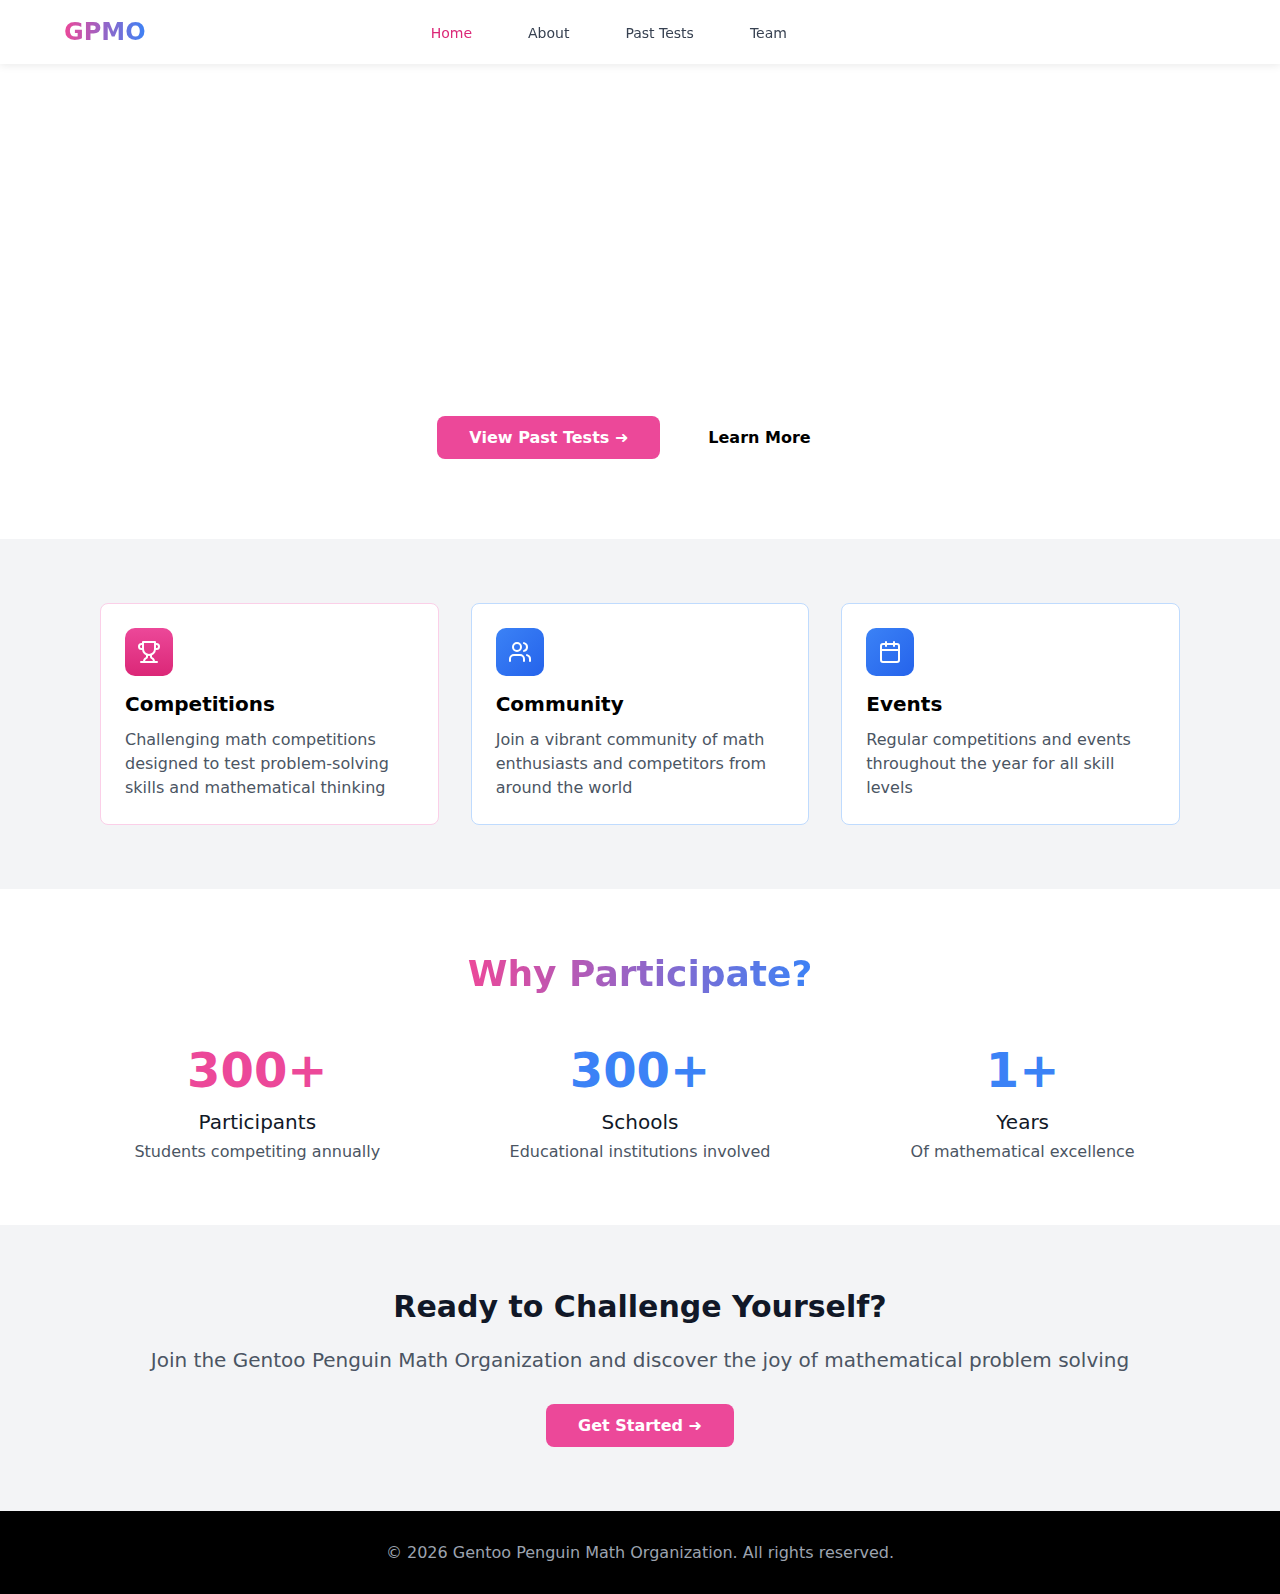
<file: index.html>
<!DOCTYPE html>
<html lang="en">
    <head>
        <meta charset="UTF-8">
        <meta name="viewport" content="width=device-width, initial-scale=1.0">
        <meta http-equiv="X-UA-Compatible" content="ie=edge">
        <title>Gentoo Penguin Math Organization ● Home</title>
        <link rel="stylesheet" href="./style.css">
    </head>
    <body>
        <main>
            <nav class="nav">
                <p class="fancy-text">GPMO</p>
                <ul class="nav-bar">
                    <li><a href="index.html" class="nav-link current-nav-link">Home</a></li>
                    <li><a href="about.html" class="nav-link">About</a></li>
                    <li><a href="past-tests.html" class="nav-link">Past Tests</a></li>
                    <li><a href="team.html" class="nav-link">Team</a></li>
                </ul>
                <p style="color: white;">Insert Toggle</p>
            </nav>
            <div class="header-style">
                <h1>Gentoo Penguin Math Organization</h1>
                <p>Inspiring mathematical excellence through challenging competitions and collaborative problem solving</p>
                <div class="button-container">
                    <div class="button pink-button">
                        <a href="/past-tests.html">View Past Tests ➜</a>
                    </div>
                    <div class="button white-button">
                        <a href="/about.html">Learn More</a>
                    </div>
                </div>
            </div>
            <div class="background-gray facts-box-container">
                <div class="facts-box facts-box-red">
                    <div class="icon-box-red">
                        <svg xmlns="http://www.w3.org/2000/svg" width="24" height="24" viewBox="0 0 24 24" fill="none" stroke="currentColor" stroke-width="2" stroke-linecap="round" stroke-linejoin="round" class="lucide lucide-trophy text-white"><path d="M6 9H4.5a2.5 2.5 0 0 1 0-5H6"></path><path d="M18 9h1.5a2.5 2.5 0 0 0 0-5H18"></path><path d="M4 22h16"></path><path d="M10 14.66V17c0 .55-.47.98-.97 1.21C7.85 18.75 7 20.24 7 22"></path><path d="M14 14.66V17c0 .55.47.98.97 1.21C16.15 18.75 17 20.24 17 22"></path><path d="M18 2H6v7a6 6 0 0 0 12 0V2Z"></path></svg>
                    </div>
                    <h3>Competitions</h3>
                    <h4>Challenging math competitions designed to test problem-solving skills and mathematical thinking</h4>
                </div>
                <div class="facts-box facts-box-blue">
                    <div class="icon-box-blue">
                        <svg xmlns="http://www.w3.org/2000/svg" width="24" height="24" viewBox="0 0 24 24" fill="none" stroke="currentColor" stroke-width="2" stroke-linecap="round" stroke-linejoin="round" class="lucide lucide-users text-white"><path d="M16 21v-2a4 4 0 0 0-4-4H6a4 4 0 0 0-4 4v2"></path><circle cx="9" cy="7" r="4"></circle><path d="M22 21v-2a4 4 0 0 0-3-3.87"></path><path d="M16 3.13a4 4 0 0 1 0 7.75"></path></svg>
                    </div>
                    <h3>Community</h3>
                    <h4>Join a vibrant community of math enthusiasts and competitors from around the world</h4>
                </div>
                <div class="facts-box facts-box-blue">
                    <div class="icon-box-blue">
                        <svg xmlns="http://www.w3.org/2000/svg" width="24" height="24" viewBox="0 0 24 24" fill="none" stroke="currentColor" stroke-width="2" stroke-linecap="round" stroke-linejoin="round" class="lucide lucide-calendar text-white"><path d="M8 2v4"></path><path d="M16 2v4"></path><rect width="18" height="18" x="3" y="4" rx="2"></rect><path d="M3 10h18"></path></svg>
                    </div>
                    <h3>Events</h3>
                    <h4>Regular competitions and events throughout the year for all skill levels</h4>
                </div>
            </div>
            <div class="statistics">
                <h1 class="design-text">Why Participate?</h1>
                <div class="statistics-details">
                    <div class="stat">
                        <h1 class="pink-text">300+</h1>
                        <h3 class="black-text">Participants</h3>
                        <h4 class="gray-text">Students competiting annually</h4>
                    </div>
                    <div class="stat">
                        <h1 class="blue-text">300+</h1>
                        <h3 class="black-text">Schools</h3>
                        <h4 class="gray-text">Educational institutions involved</h4>
                    </div>
                    <div class="stat">
                        <h1 class="blue-text">1+</h1>
                        <h3 class="black-text">Years</h3>
                        <h4 class="gray-text">Of mathematical excellence</h4>
                    </div>
                </div>
            </div>
            <div class="background-gray ready-to-challenge">
                <h1>Ready to Challenge Yourself?</h1>
                <h2>Join the Gentoo Penguin Math Organization and discover the joy of mathematical problem solving</h2>
                <div class="button-container">
                    <div class="button pink-button">
                        <a href="/past-tests.html">Get Started ➜</a>
                    </div>
                </div>
            </div>
            <footer class="copyright">© 2026 Gentoo Penguin Math Organization. All rights reserved.</footer>
        </main>
        <script src="index.js"></script>
    </body>
</html>
</file>
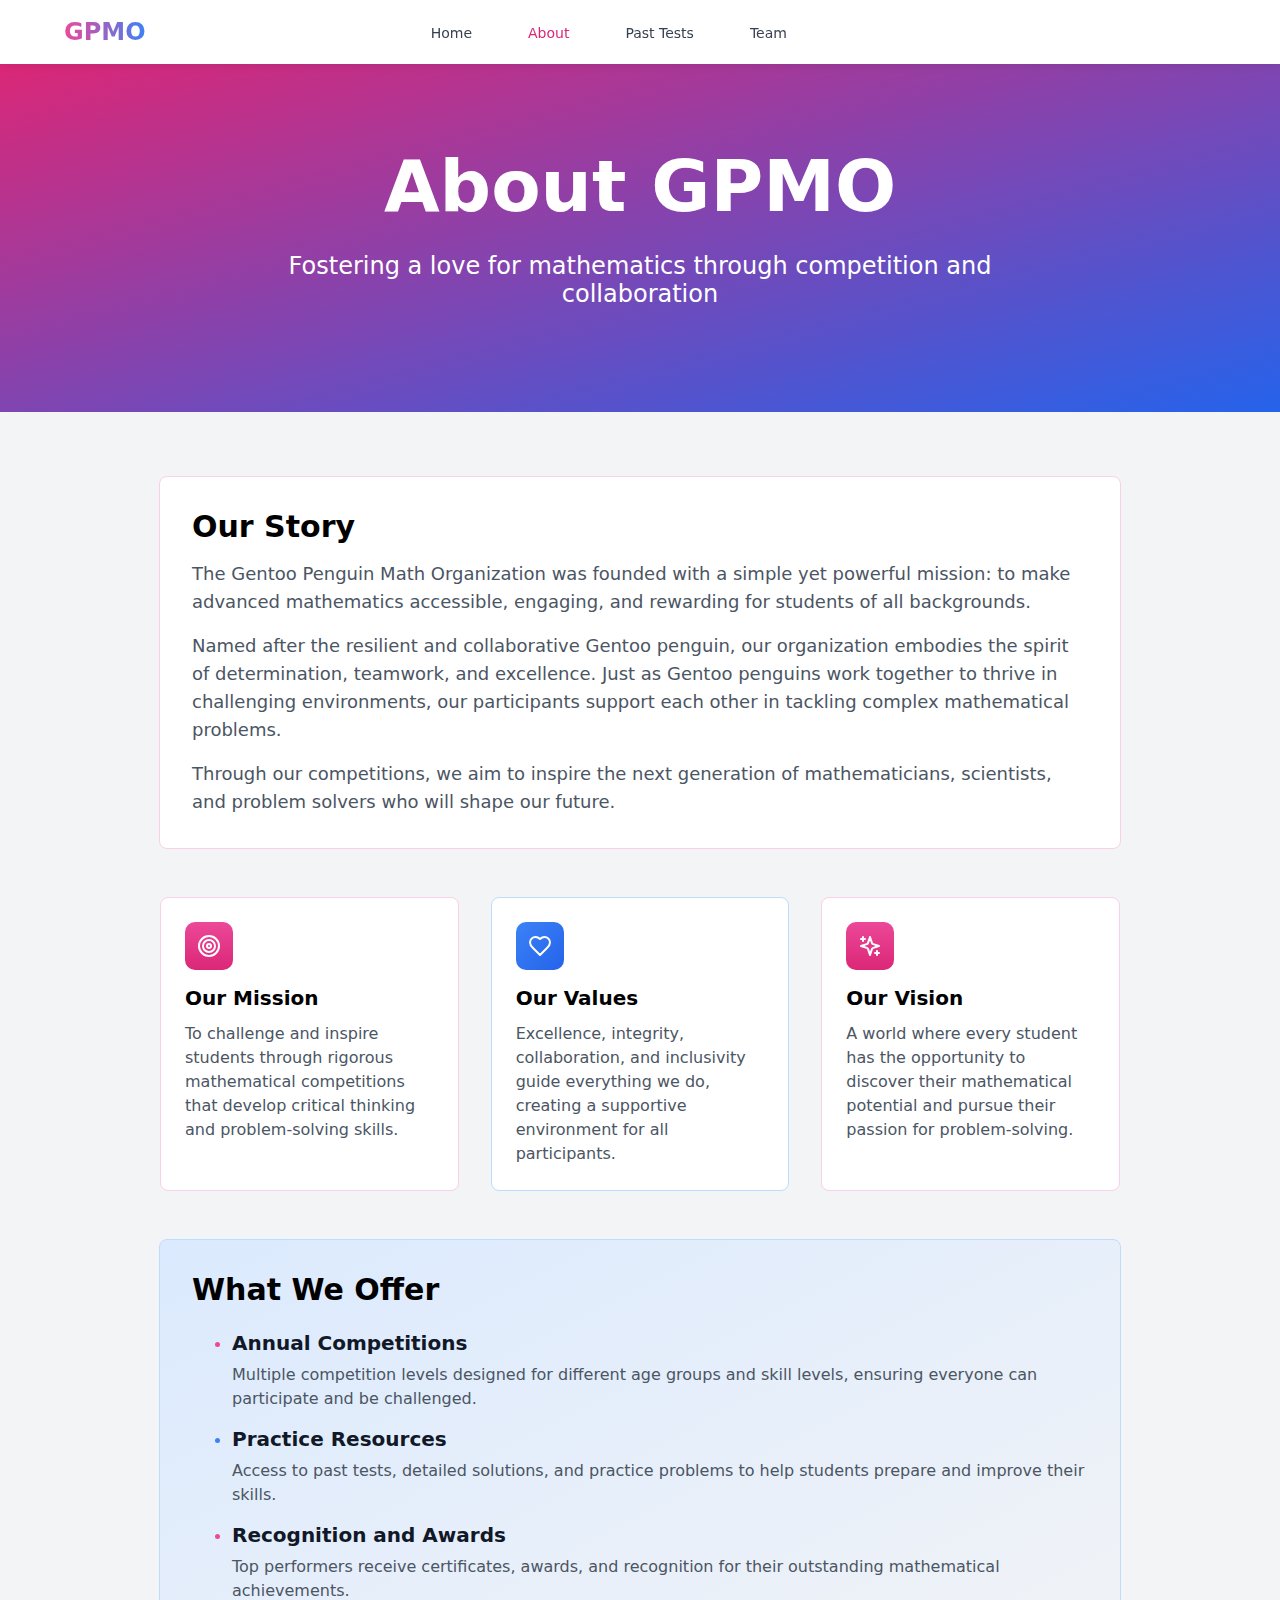
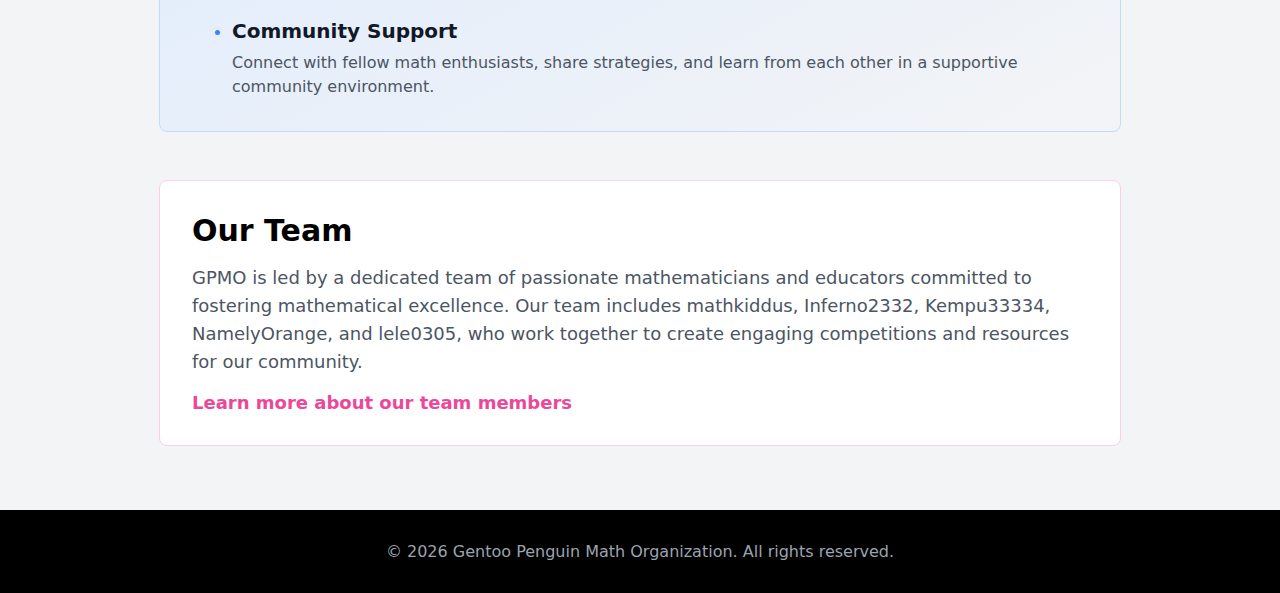
<file: about.html>
<!DOCTYPE html>
<html lang="en">
    <head>
        <meta charset="UTF-8">
        <zmeta name="viewport" content="width=device-width, initial-scale=1.0">
        <meta http-equiv="X-UA-Compatible" content="ie=edge">
        <title>Gentoo Penguin Math Organization ● Home</title>
        <link rel="stylesheet" href="./style.css">
    </head>
    <body>
        <main>
            <nav class="nav">
                <p class="fancy-text">GPMO</p>
                <ul class="nav-bar">
                    <li><a href="index.html" class="nav-link">Home</a></li>
                    <li><a href="about.html" class="nav-link current-nav-link">About</a></li>
                    <li><a href="past-tests.html" class="nav-link">Past Tests</a></li>
                    <li><a href="team.html" class="nav-link">Team</a></li>
                </ul>
                <p style="color: white;">Insert Toggle</p>
            </nav>
            <div class="header-style header-style-2">
                <h1>About GPMO</h1>
                <p>Fostering a love for mathematics through competition and collaboration</p>
            </div>
            <div class="background-gray about-gpmo">
                <div class="our-story">
                    <h1>Our Story</h1>
                    <h3>The Gentoo Penguin Math Organization was founded with a simple yet powerful mission: to make advanced mathematics accessible, engaging, and rewarding for students of all backgrounds.</h3>
                    <h3>Named after the resilient and collaborative Gentoo penguin, our organization embodies the spirit of determination, teamwork, and excellence. Just as Gentoo penguins work together to thrive in challenging environments, our participants support each other in tackling complex mathematical problems.</h3>
                    <h3>Through our competitions, we aim to inspire the next generation of mathematicians, scientists, and problem solvers who will shape our future.</h3>
                </div>
                <div class="about-gpmo-container">
                    <div class="facts-box facts-box-red">
                        <div class="icon-box-red">
                            <svg xmlns="http://www.w3.org/2000/svg" width="24" height="24" viewBox="0 0 24 24" fill="none" stroke="currentColor" stroke-width="2" stroke-linecap="round" stroke-linejoin="round" class="lucide lucide-target text-white"><circle cx="12" cy="12" r="10"></circle><circle cx="12" cy="12" r="6"></circle><circle cx="12" cy="12" r="2"></circle></svg>
                        </div>
                        <h3>Our Mission</h3>
                        <h4>To challenge and inspire students through rigorous mathematical competitions that develop critical thinking and problem-solving skills.</h4>
                    </div>
                    <div class="facts-box facts-box-blue">
                        <div class="icon-box-blue">
                            <svg xmlns="http://www.w3.org/2000/svg" width="24" height="24" viewBox="0 0 24 24" fill="none" stroke="currentColor" stroke-width="2" stroke-linecap="round" stroke-linejoin="round" class="lucide lucide-heart text-white"><path d="M19 14c1.49-1.46 3-3.21 3-5.5A5.5 5.5 0 0 0 16.5 3c-1.76 0-3 .5-4.5 2-1.5-1.5-2.74-2-4.5-2A5.5 5.5 0 0 0 2 8.5c0 2.3 1.5 4.05 3 5.5l7 7Z"></path></svg>
                        </div>
                        <h3>Our Values</h3>
                        <h4>Excellence, integrity, collaboration, and inclusivity guide everything we do, creating a supportive environment for all participants.</h4>
                    </div>
                    <div class="facts-box facts-box-red">
                        <div class="icon-box-red">
                            <svg xmlns="http://www.w3.org/2000/svg" width="24" height="24" viewBox="0 0 24 24" fill="none" stroke="currentColor" stroke-width="2" stroke-linecap="round" stroke-linejoin="round" class="lucide lucide-sparkles text-white"><path d="m12 3-1.912 5.813a2 2 0 0 1-1.275 1.275L3 12l5.813 1.912a2 2 0 0 1 1.275 1.275L12 21l1.912-5.813a2 2 0 0 1 1.275-1.275L21 12l-5.813-1.912a2 2 0 0 1-1.275-1.275L12 3Z"></path><path d="M5 3v4"></path><path d="M19 17v4"></path><path d="M3 5h4"></path><path d="M17 19h4"></path></svg>
                        </div>
                        <h3>Our Vision</h3>
                        <h4>A world where every student has the opportunity to discover their mathematical potential and pursue their passion for problem-solving.</h4>
                    </div>
                </div>
                <div class="what-we-offer">
                    <h1>What We Offer</h1>
                    <ul>
                        <li class="red-bullet">
                            <h3>Annual Competitions</h3>
                            <h4>Multiple competition levels designed for different age groups and skill levels, ensuring everyone can participate and be challenged.</h4>
                        </li>
                        <li class="blue-bullet">
                            <h3>Practice Resources</h3>
                            <h4>Access to past tests, detailed solutions, and practice problems to help students prepare and improve their skills.</h4>
                        </li>
                        <li class="red-bullet">
                            <h3>Recognition and Awards</h3>
                            <h4>Top performers receive certificates, awards, and recognition for their outstanding mathematical achievements.</h4>
                        </li>
                        <li class="blue-bullet">
                            <h3>Community Support</h3>
                            <h4>Connect with fellow math enthusiasts, share strategies, and learn from each other in a supportive community environment.</h4>
                        </li>
                    </ul>
                </div>
                <div class="our-team">
                    <h1>Our Team</h1>
                    <h3>GPMO is led by a dedicated team of passionate mathematicians and educators committed to fostering mathematical excellence. Our team includes mathkiddus, Inferno2332, Kempu33334, NamelyOrange, and lele0305, who work together to create engaging competitions and resources for our community.</h3>
                    <h3></h3>
                    <a href="team.html" class="primary-button">Learn more about our team members</a>
                </div>
            </div>
            <footer class="copyright">© 2026 Gentoo Penguin Math Organization. All rights reserved.</footer>
        </main>
        <script src="index.js"></script>
    </body>
</html>
</file>
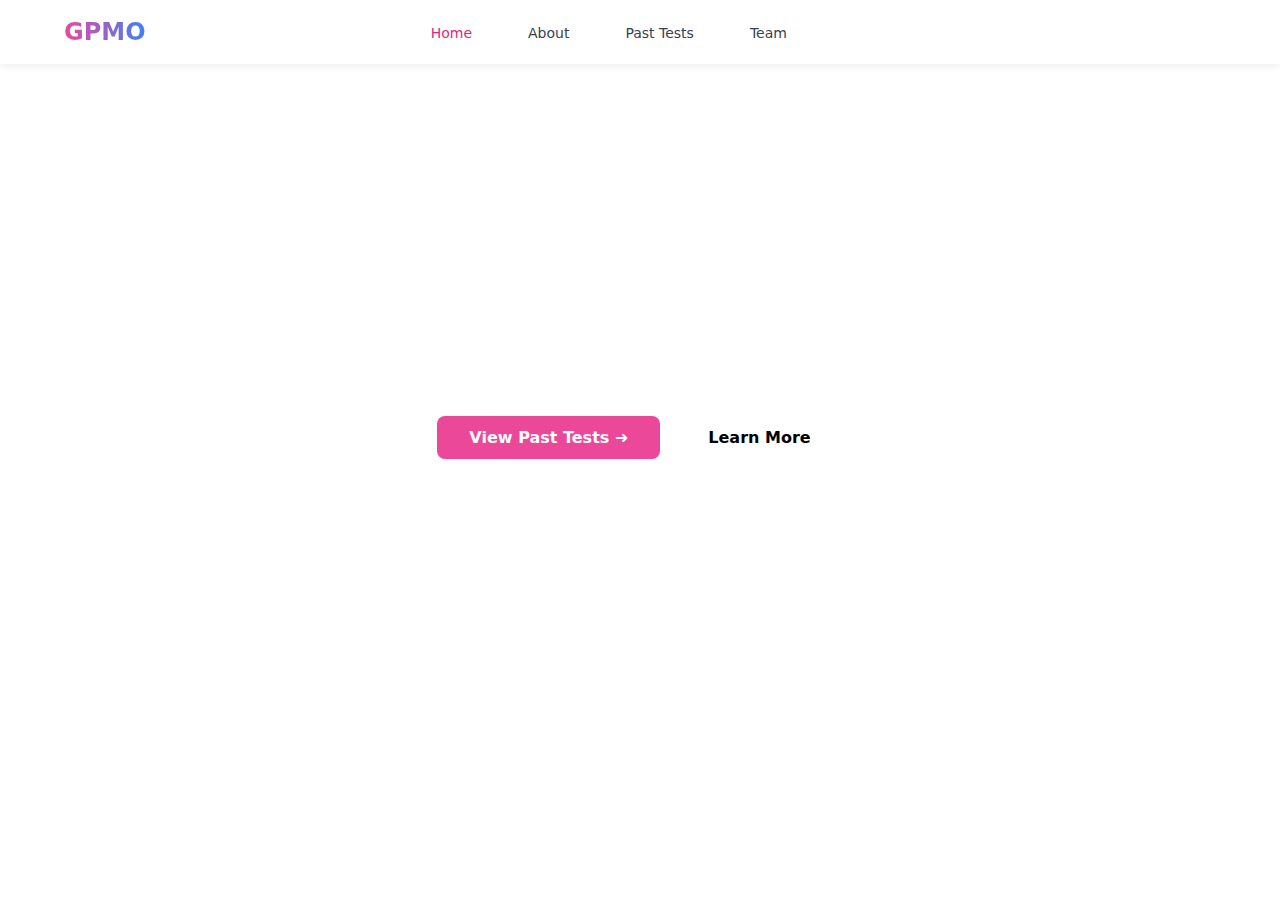
<file: home.html>
<!DOCTYPE html>
<html lang="en">
    <head>
        <meta charset="UTF-8">
        <meta name="viewport" content="width=device-width, initial-scale=1.0">
        <meta http-equiv="X-UA-Compatible" content="ie=edge">
        <title>Gentoo Penguin Math Organization ● Home</title>
        <link rel="stylesheet" href="./style.css">
    </head>
    <body>
        <main>
            <nav class="nav">
                <p class="fancy-text">GPMO</p>
                <ul class="nav-bar">
                    <li><a href="/home.html" class="nav-link current-nav-link">Home</a></li>
                    <li><a href="/about.html" class="nav-link">About</a></li>
                    <li><a href="/past-tests.html" class="nav-link">Past Tests</a></li>
                    <li><a href="/team.html" class="nav-link">Team</a></li>
                </ul>
                <p style="color: white;">Insert Toggle</p>
            </nav>
            <div class="header-style">
                <h1>Gentoo Penguin Math Organization</h1>
                <p>Inspiring mathematical excellence through challenging competitions and collaborative problem solving</p>
                <div class="button-container">
                    <div class="button pink-button">
                        <a href="/past-tests.html">View Past Tests ➜</a>
                    </div>
                    <div class="button white-button">
                        <a href="/about.html">Learn More</a>
                    </div>
                </div>
            </div>
        </main>
        <script src="index.js"></script>
    </body>
</html>
</file>
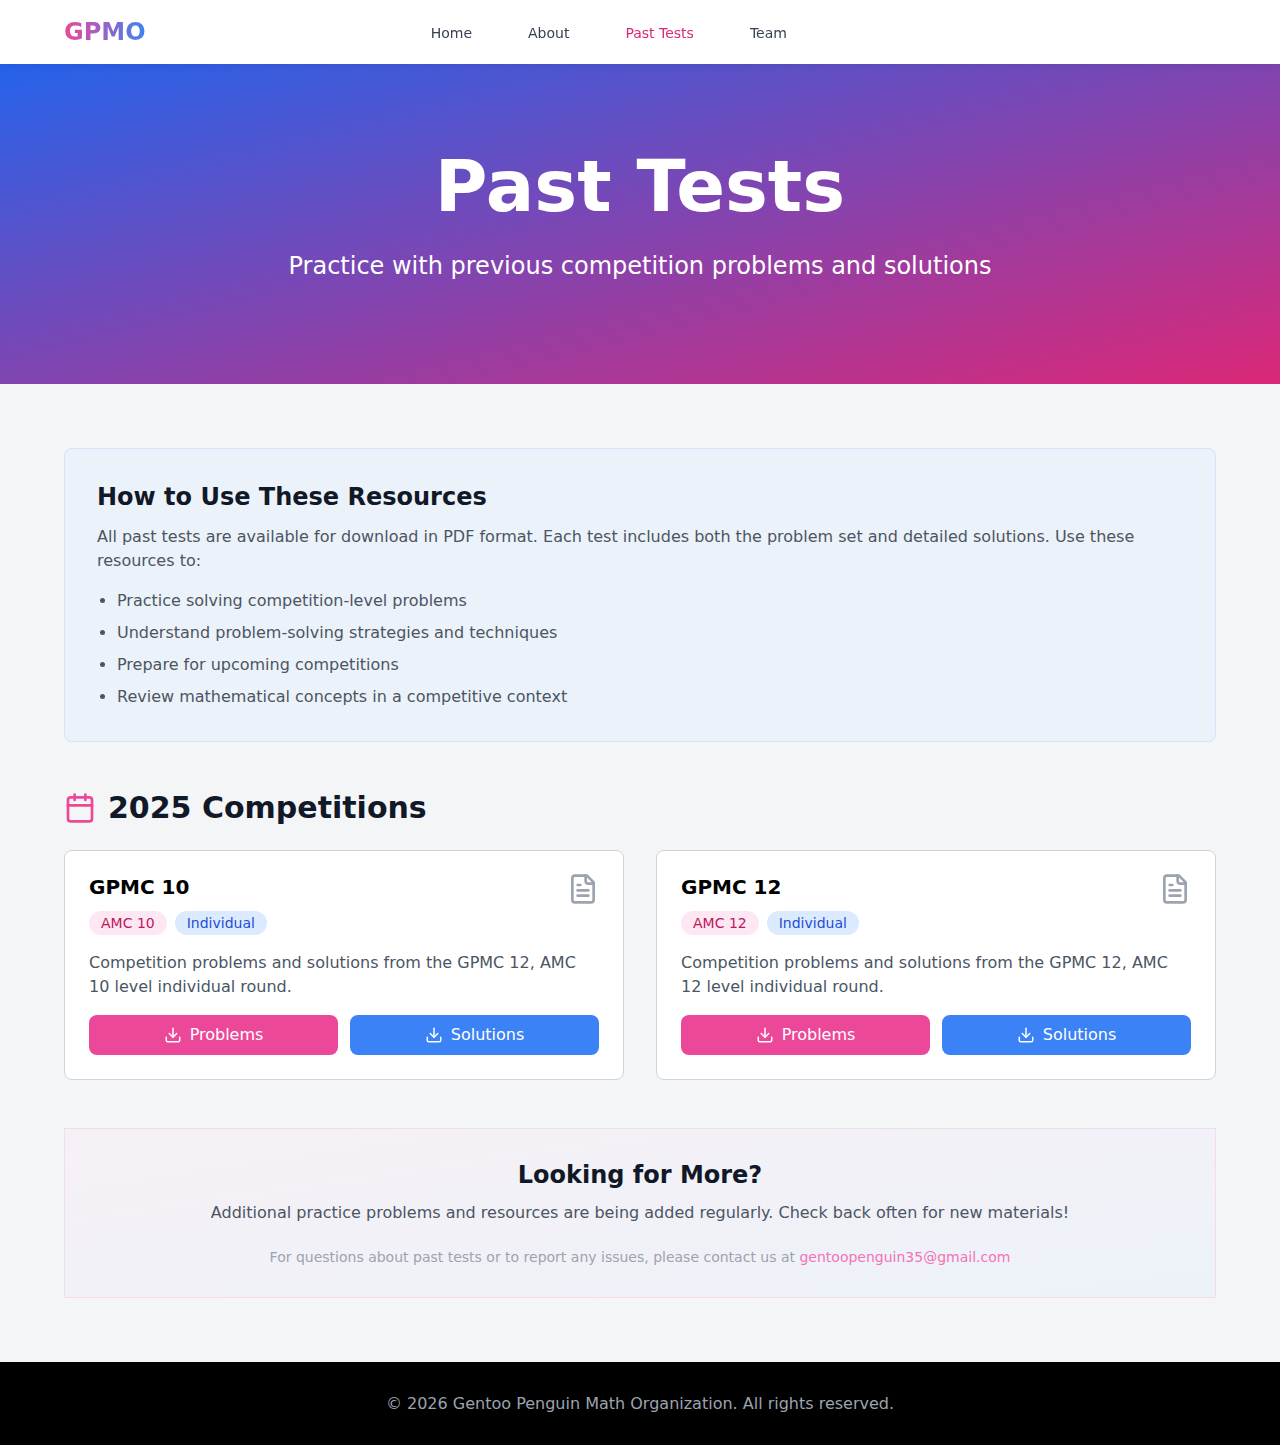
<file: past-tests.html>
<!DOCTYPE html>
<html lang="en">
    <head>
        <meta charset="UTF-8">
        <zmeta name="viewport" content="width=device-width, initial-scale=1.0">
        <meta http-equiv="X-UA-Compatible" content="ie=edge">
        <title>Gentoo Penguin Math Organization ● Home</title>
        <link rel="stylesheet" href="./style.css">
    </head>
    <body>
        <main>
            <nav class="nav">
                <p class="fancy-text">GPMO</p>
                <ul class="nav-bar">
                    <li><a href="index.html" class="nav-link">Home</a></li>
                    <li><a href="about.html" class="nav-link">About</a></li>
                    <li><a href="past-tests.html" class="nav-link current-nav-link">Past Tests</a></li>
                    <li><a href="team.html" class="nav-link">Team</a></li>
                </ul>
                <p style="color: white;">Insert Toggle</p>
            </nav>
            <div class="header-style header-style-3">
                <h1>Past Tests</h1>
                <p>Practice with previous competition problems and solutions</p>
            </div>
            <div style="background-color: rgb(244, 245, 247)">
                <div class="content-section-past-tests">
                    <div class="use-resources">
                        <h1>How to Use These Resources</h1>
                        <h3>All past tests are available for download in PDF format. Each test includes both the problem set and detailed solutions. Use these resources to:</h3>
                        <ul>
                            <li>Practice solving competition-level problems</li>
                            <li>Understand problem-solving strategies and techniques</li>
                            <li>Prepare for upcoming competitions</li>
                            <li>Review mathematical concepts in a competitive context</li>
                        </ul>
                    </div>
                    <div class="year-competition">
                        <h2>
                            <svg xmlns="http://www.w3.org/2000/svg" width="32" height="32" viewBox="0 0 24 24" fill="none" stroke="currentColor" stroke-width="2" stroke-linecap="round" stroke-linejoin="round" class="lucide lucide-calendar text-pink-500"><path d="M8 2v4"></path><path d="M16 2v4"></path><rect width="18" height="18" x="3" y="4" rx="2"></rect><path d="M3 10h18"></path></svg>
                            2025 Competitions
                        </h2>
                    </div>
                    <div class="test-links">
                        <div class="competition-box">
                            <div class="card-header">
                                <div class="left">
                                    <h3>GPMC 10</h3>
                                    <div class="tags">
                                        <span class="tag pink">AMC 10</span>
                                        <span class="tag blue">Individual</span>
                                    </div>
                                </div>
                                <svg class="icon" xmlns="http://www.w3.org/2000/svg" width="32" height="32" viewBox="0 0 24 24" fill="none" stroke="currentColor" stroke-width="2" stroke-linecap="round" stroke-linejoin="round" class="lucide lucide-file-text text-gray-400"><path d="M15 2H6a2 2 0 0 0-2 2v16a2 2 0 0 0 2 2h12a2 2 0 0 0 2-2V7Z"></path><path d="M14 2v4a2 2 0 0 0 2 2h4"></path><path d="M10 9H8"></path><path d="M16 13H8"></path><path d="M16 17H8"></path></svg>
                            </div>
                            <h3>Competition problems and solutions from the GPMC 12, AMC 10 level individual round.</h3>
                            <div class="button-set">
                                <a class="test-button test-button-red" href="https://drive.google.com/file/d/1aOp5JqrBeooOI-7dBfJPoWLKMzVqgnZO/view?usp=sharing">
                                    <svg xmlns="http://www.w3.org/2000/svg" width="18" height="18" viewBox="0 0 24 24" fill="none" stroke="currentColor" stroke-width="2" stroke-linecap="round" stroke-linejoin="round" class="lucide lucide-download "><path d="M21 15v4a2 2 0 0 1-2 2H5a2 2 0 0 1-2-2v-4"></path><polyline points="7 10 12 15 17 10"></polyline><line x1="12" x2="12" y1="15" y2="3"></line></svg>
                                    Problems
                                </a>
                                <a class="test-button test-button-blue" href="https://drive.google.com/file/d/1L376OWmdjW0VrJL_spz_8vTZaRgTM6us/view?usp=sharing">
                                    <svg xmlns="http://www.w3.org/2000/svg" width="18" height="18" viewBox="0 0 24 24" fill="none" stroke="currentColor" stroke-width="2" stroke-linecap="round" stroke-linejoin="round" class="lucide lucide-download "><path d="M21 15v4a2 2 0 0 1-2 2H5a2 2 0 0 1-2-2v-4"></path><polyline points="7 10 12 15 17 10"></polyline><line x1="12" x2="12" y1="15" y2="3"></line></svg>
                                    Solutions
                                </a>
                            </div>
                        </div>
                        <div class="competition-box">
                            <div class="card-header">
                                <div class="left">
                                    <h3>GPMC 12</h3>
                                    <div class="tags">
                                        <span class="tag pink">AMC 12</span>
                                        <span class="tag blue">Individual</span>
                                    </div>
                                </div>
                                <svg class="icon" xmlns="http://www.w3.org/2000/svg" width="32" height="32" viewBox="0 0 24 24" fill="none" stroke="currentColor" stroke-width="2" stroke-linecap="round" stroke-linejoin="round" class="lucide lucide-file-text text-gray-400"><path d="M15 2H6a2 2 0 0 0-2 2v16a2 2 0 0 0 2 2h12a2 2 0 0 0 2-2V7Z"></path><path d="M14 2v4a2 2 0 0 0 2 2h4"></path><path d="M10 9H8"></path><path d="M16 13H8"></path><path d="M16 17H8"></path></svg>
                            </div>
                            <h3>Competition problems and solutions from the GPMC 12, AMC 12 level individual round.</h3>
                            <div class="button-set">
                                <a class="test-button test-button-red" href="https://drive.google.com/file/d/1jbY1aj3ieseqwaxJY8jgkLnKQ4qaAu8b/view?usp=sharing">
                                    <svg xmlns="http://www.w3.org/2000/svg" width="18" height="18" viewBox="0 0 24 24" fill="none" stroke="currentColor" stroke-width="2" stroke-linecap="round" stroke-linejoin="round" class="lucide lucide-download "><path d="M21 15v4a2 2 0 0 1-2 2H5a2 2 0 0 1-2-2v-4"></path><polyline points="7 10 12 15 17 10"></polyline><line x1="12" x2="12" y1="15" y2="3"></line></svg>
                                    Problems
                                </a>
                                <a class="test-button test-button-blue" href="https://drive.google.com/file/d/1B2isLgSH2xyehQRLyGrHlE2cFj6i9LtJ/view?usp=sharing">
                                    <svg xmlns="http://www.w3.org/2000/svg" width="18" height="18" viewBox="0 0 24 24" fill="none" stroke="currentColor" stroke-width="2" stroke-linecap="round" stroke-linejoin="round" class="lucide lucide-download "><path d="M21 15v4a2 2 0 0 1-2 2H5a2 2 0 0 1-2-2v-4"></path><polyline points="7 10 12 15 17 10"></polyline><line x1="12" x2="12" y1="15" y2="3"></line></svg>
                                    Solutions
                                </a>
                            </div>
                        </div>
                    </div>
                    <div class="looking-for-more">
                        <h2>Looking for More?</h2>
                        <h3>Additional practice problems and resources are being added regularly. Check back often for new materials!</h3>
                        <h4>For questions about past tests or to report any issues, please contact us at <a href="mailto:gentoopenguin35@gmail.com">gentoopenguin35@gmail.com</a></h4>
                    </div>
                </div>
            </div>
            <footer class="copyright">© 2026 Gentoo Penguin Math Organization. All rights reserved.</footer>
        </main>
        <script src="index.js"></script>
    </body>
</html>
</file>
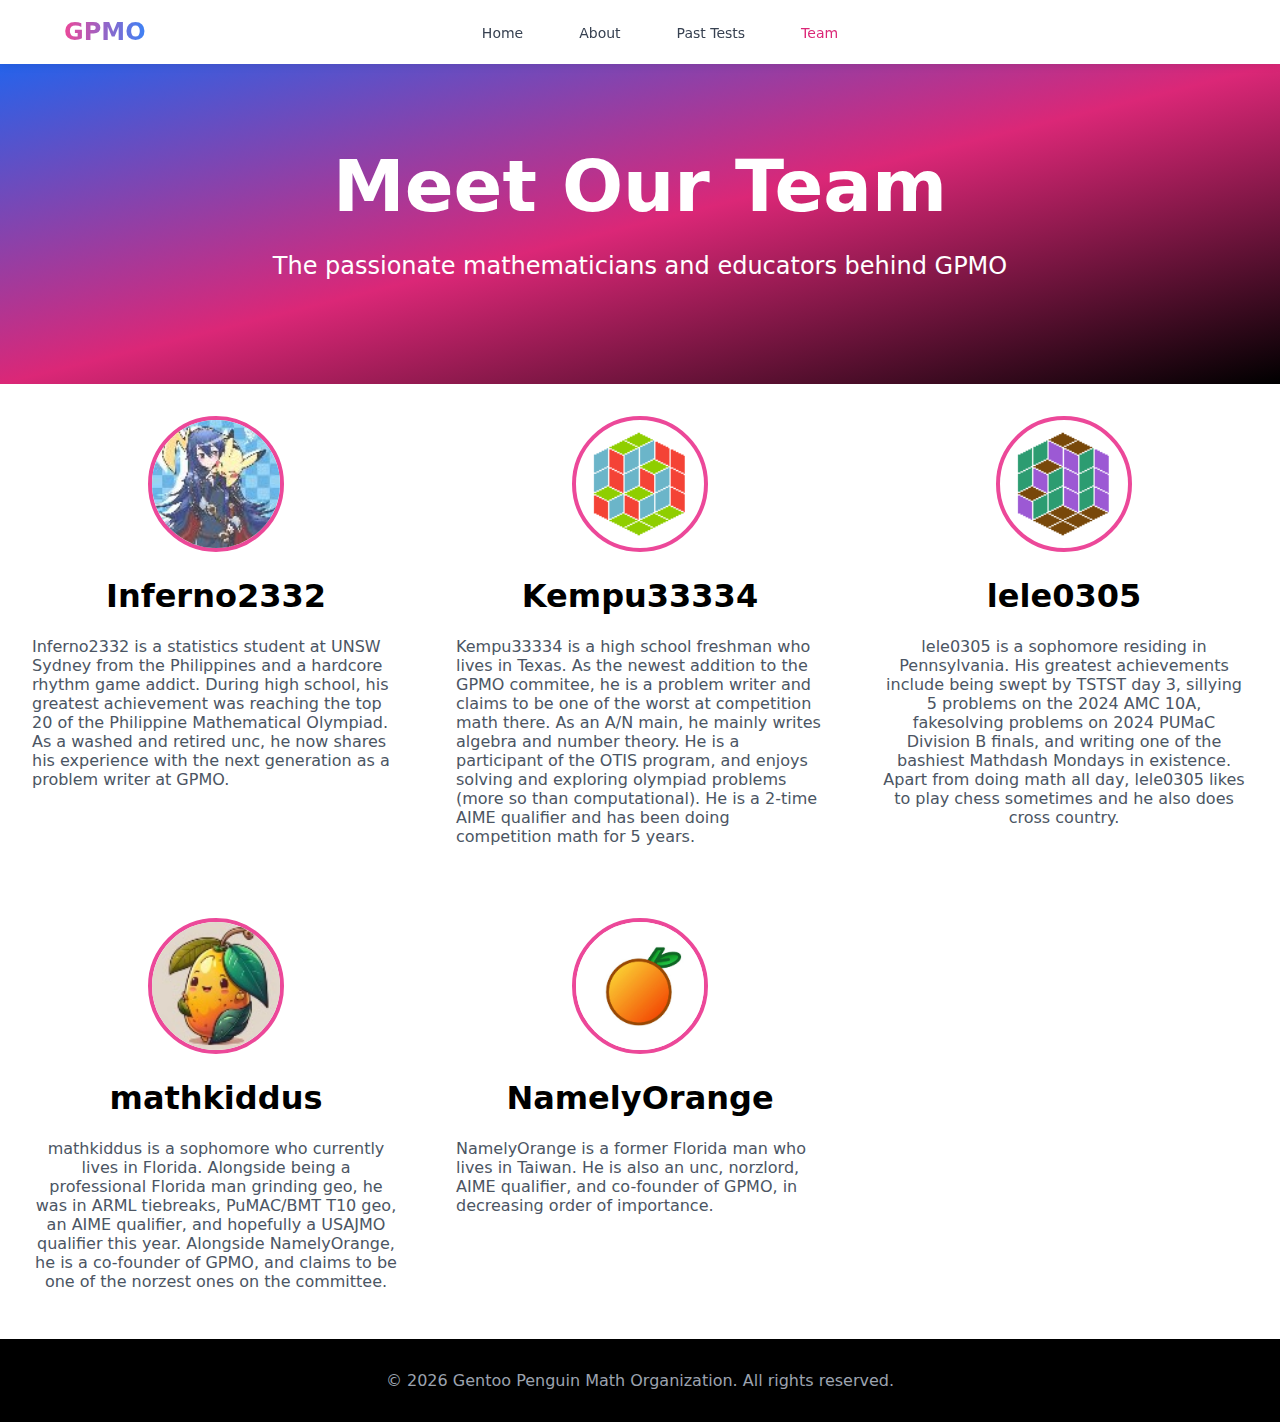
<file: team.html>
<!DOCTYPE html>
<html lang="en">
    <head>
        <meta charset="UTF-8">
        <zmeta name="viewport" content="width=device-width, initial-scale=1.0">
        <meta http-equiv="X-UA-Compatible" content="ie=edge">
        <title>Gentoo Penguin Math Organization ● Home</title>
        <link rel="stylesheet" href="./style.css">
    </head>
    <body>
        <main>
            <nav class="nav">
                <p class="fancy-text">GPMO</p>
                <ul class="nav-bar">
                    <li><a href="index.html" class="nav-link">Home</a></li>
                    <li><a href="about.html" class="nav-link">About</a></li>
                    <li><a href="past-tests.html" class="nav-link">Past Tests</a></li>
                    <li><a href="team.html" class="nav-link current-nav-link">Team</a></li>
                </ul>
                <button class="nav-toggle" aria-label="Toggle navigation" aria-expanded="false">
                    <span class="hamburger" aria-hidden="true"></span>
                </button>
            </nav>
            <div class="header-style header-style-4">
                <h1>Meet Our Team</h1>
                <p>The passionate mathematicians and educators behind GPMO</p>
            </div>
            <div class="card-container">
                <div class="card">
                    <img src="pfps/inferno2332.jpg" alt="A picture of Inferno2332" class="card-image">
                    <h1>Inferno2332</h1>
                    <p style="text-align: left;">Inferno2332 is a statistics student at UNSW Sydney from the Philippines and a hardcore rhythm game addict. During high school, his greatest achievement was reaching the top 20 of the Philippine Mathematical Olympiad. As a washed and retired unc, he now shares his experience with the next generation as a problem writer at GPMO.</p>
                </div>
                <div class="card">
                    <img src="pfps/kempu33334.png" alt="A picture of Kempu33334" class="card-image">
                    <h1>Kempu33334</h1>
                    <p style="text-align: left;">Kempu33334 is a high school freshman who lives in Texas. As the newest addition to the GPMO commitee, he is a problem writer and claims to be one of the worst at competition math there. As an A/N main, he mainly writes algebra and number theory. He is a participant of the OTIS program, and enjoys solving and exploring olympiad problems (more so than computational). He is a 2-time AIME qualifier and has been doing competition math for 5 years.</p>
                </div>
                <div class="card">
                    <img src="pfps/lele0305.png" alt="A picture of lele0305" class="card-image">
                    <h1>lele0305</h1>
                    <p>lele0305 is a sophomore residing in Pennsylvania. His greatest achievements include being swept by TSTST day 3, sillying 5 problems on the 2024 AMC 10A, fakesolving problems on 2024 PUMaC Division B finals, and writing one of the bashiest Mathdash Mondays in existence. Apart from doing math all day, lele0305 likes to play chess sometimes and he also does cross country.</p>
                </div>
                <div class="card">
                    <img src="pfps/mathkiddus.jpg" alt="A picture of mathkiddus" class="card-image">
                    <h1>mathkiddus</h1>
                    <p>mathkiddus is a sophomore who currently lives in Florida. Alongside being a professional Florida man grinding geo, he was in ARML tiebreaks, PuMAC/BMT T10 geo, an AIME qualifier, and hopefully a USAJMO qualifier this year. Alongside NamelyOrange, he is a co-founder of GPMO, and claims to be one of the norzest ones on the committee. </p>
                </div>
                <div class="card">
                    <img src="pfps/namelyorange.png" alt="A picture of NamelyOrange" class="card-image">
                    <h1>NamelyOrange</h1>
                    <p style="text-align: left;"> NamelyOrange is a former Florida man who lives in Taiwan. He is also an unc, norzlord, AIME qualifier, and co-founder of GPMO, in decreasing order of importance. </p>
                </div>
            </div>
            <footer class="copyright">© 2026 Gentoo Penguin Math Organization. All rights reserved.</footer>
        </main>
        <script src="index.js"></script>
    </body>
</html>
</file>
<file: style.css>
body {
    font-family: ui-sans-serif, system-ui, sans-serif,
               "Apple Color Emoji", "Segoe UI Emoji",
               "Segoe UI Symbol", "Noto Color Emoji";
    margin: 0;
    padding: 0;
}

a {
    text-decoration: none;
}

.colored-text {
    background-image: linear-gradient(to right, rgb(236, 72, 153), rgb(59, 130, 246));
}

.header-style {
    padding-left: 16px;
    padding-right: 16px;
    padding-top: 80px;
    padding-bottom: 80px;
    text-align: center;
    color: white;
}

.header-style-1 {
    background-image: linear-gradient(to right bottom, rgb(219, 39, 119), rgb(37, 99, 235), rgb(0, 0, 0));
}

.header-style-2 {
    background-image: linear-gradient(to right bottom, rgb(219, 39, 119), rgb(37, 99, 235));
}

.header-style-3 {
    background-image: linear-gradient(to right bottom, rgb(37, 99, 235), rgb(219, 39, 119));
}

.header-style-4 {
    background-image: linear-gradient(to right bottom, rgb(37, 99, 235), rgb(219, 39, 119), rgb(0, 0, 0));
}

@media screen and (max-width: 768px) {
    .header-style > h1{
        font-size: 48px;
    }
    .header-style > p {
        font-size: 20px;
    }
}

@media screen and (min-width: 769px) {
    .header-style > h1{
        font-size: 72px;
    }
    .header-style > p {
        font-size: 24px;
    }
}

.header-style > h1{
    font-weight: 700;
    margin-top: 0px;
    margin-bottom: 24px;
}

.header-style > p {
    margin-left: auto;
    margin-right: auto;
    max-width: 768px;
}

.button-container {
    display: flex;
    align-items: center;
    justify-content: center;
    column-gap: 16px;
}

.button {
    padding-bottom: 12px;
    padding-left: 32px;
    padding-right: 32px;
    padding-top: 12px;
    border-radius: 8px;
    font-weight: 600;
    transition: all 0.1s ease-in;
}

.pink-button {
    background-color: rgb(236, 72, 153);
}

.pink-button > a {
    color: white;
}

.pink-button:hover {
    background-color: rgb(219, 39, 119);
}

.white-button {
    background-color: white;
}

.white-button > a {
    color: black;
}

.white-button:hover {
    background-color: rgb(226, 227, 229);
}

.nav {
    display: flex;
    align-items: center;
    justify-content: center;
    height: 64px;
    margin-top: 0px;
    position: sticky;
    top: 0;
    background: white;
    box-shadow: 0 2px 8px rgba(0, 0, 0, 0.08);
    position: sticky;
}

.nav-bar {
    list-style-type: none;
    display: flex;
    justify-content: center;
    align-items: center;
    margin-top: 0px;
    margin-bottom: 0px;
}

.nav-link {
    color: rgb(55, 65, 81);
    font-weight: 500;
    font-size: 14px;
    padding-top: 8px;
    padding-bottom: 8px;
    padding-left: 12px;
    padding-right: 12px;
    margin-left: 16px;
    margin-right: 16px;
    transition: all 0.2s;
}

.nav-link:hover {
    color: rgb(219, 39, 119);
}

.current-nav-link {
    color: rgb(219, 39, 119);
}

.fancy-text {
    background-clip: text;
    background-image: linear-gradient(to right, rgb(236, 72, 153), rgb(59, 130, 246));
    font-size: 24px;
    font-weight: 700;
    color: rgba(0, 0, 0, 0);
}

/* Place brand left and keep links centered */
.fancy-text {
    position: absolute;
    left: 64px;
}

.nav-toggle {
    position: absolute;
    right: 64px;
}

.background-gray {
    background-color: rgb(243, 244, 246);
}

.facts-box-container {
    padding: 64px 100px;
    background-color: rgb(243, 244, 246);

    display: grid;
    grid-template-columns: repeat(auto-fit, minmax(280px, 1fr));
    gap: 32px;
}

.facts-box {
    padding: 24px;
    background-color: white;
    border-radius: 8px;
    border-width: 0.8px;
    border-style: solid;
    transition: all 0.1s;
    line-height: 24px;
}

.facts-box > h3 {
    font-size: 20px;
    font-weight: 600;
    margin-bottom: 12px;
    margin-top: 0px;
}

.facts-box > h4 {
    color: rgb(75, 85, 99);
    font-weight: 400;
    margin-bottom: 0px;
    margin-top: 0px;
}

.facts-box-red {
    border-color: rgb(251, 207, 232);
}

.facts-box-red:hover {
    border-color: rgb(244, 114, 182);
}

.facts-box-blue {
    border-color: rgb(191, 219, 254);
}

.facts-box-blue:hover {
    border-color: rgb(96, 165, 250);
}

.icon-box-red {
    width: 48px;
    height: 48px;
    border-radius: 10px;

    background: linear-gradient(
        180deg,
        #ec4899 0%,
        #db2777 100%
    );

    display: flex;
    align-items: center;
    justify-content: center;
    color: white;
    margin-bottom: 16px;
}

.icon-box-red svg {
    width: 24px;
    height: 24px;
}

.icon-box-blue {
    width: 48px;
    height: 48px;
    border-radius: 10px;

    background: linear-gradient(
        to right bottom,
        rgb(59, 130, 246),
        rgb(37, 99, 235)
    );

    display: flex;
    align-items: center;
    justify-content: center;
    color: white;
    margin-bottom: 16px;
}

.icon-box-blue svg {
    width: 24px;
    height: 24px;
}

.statistics {
    text-align: center;
    padding: 64px 16px;
}

.statistics-details {
    display: grid;
    grid-template-columns: repeat(auto-fit, minmax(240px, 1fr));
    gap: 48px;
    max-width: 1100px;
    margin: 0 auto;
    justify-content: center;
}

.design-text {
    display: inline-block;
    background-clip: text;
    background-image: linear-gradient(
        to right,
        rgb(236, 72, 153),
        rgb(59, 130, 246)
    );
    -webkit-background-clip: text;
    color: transparent;
    font-size: 36px;
    font-weight: 700;
    margin-top: 0px;
    margin-bottom: 48px;
}

.pink-text {
    margin-top: 0px;
    margin-bottom: 12px;
    font-size: 48px;
    font-weight: 700;
    color: rgb(236, 72, 153);
}

.blue-text {
    margin-top: 0px;
    margin-bottom: 12px;
    font-size: 48px;
    font-weight: 700;
    color: rgb(59, 130, 246);
}

.black-text {
    margin-top: 0px;
    margin-bottom: 8px;
    font-size: 20px;
    font-weight: 400;
    color: rgb(17, 24, 39);
}

.gray-text {
    margin-top: 0px;
    margin-bottom: 0px;
    font-size: 16px;
    font-weight: 400;
    color: rgb(75, 85, 99);
}

.ready-to-challenge {
    padding: 64px 16px;
    text-align: center;
}

.ready-to-challenge > h1 {
    font-size: 30px;
    font-weight: 700;
    color: rgb(17, 24, 39);
    margin-top: 0px;
    margin-bottom: 24px;
}

.ready-to-challenge > h2 {
    font-size: 20px;
    font-weight: 400;
    color: rgb(75, 85, 99);
    margin-top: 0px;
    margin-bottom: 32px;
}

.copyright {
    text-align: center;
    padding-top: 32px;
    padding-bottom: 32px;
    padding-left: 16px;
    padding-right: 16px;
    color: rgb(156, 163, 175);
    background-color: black;
}

.about-gpmo {
    background-color: rgb(243, 244, 246);
    padding-top: 64px;
    padding-bottom: 64px;
    padding-left: 16px;
    padding-right: 16px;
}

.our-story {
    max-width: 896px;
    background-color: white;
    border-color: rgb(251, 207, 232);
    border-width: 0.8px;
    border-style: solid;
    margin-bottom: 48px;
    border-radius: 8px;
    padding: 32px;
    margin-left: auto;
    margin-right: auto;
    margin-bottom: 48px;
    transition: all 0.1s;
}

.our-story > h1 {
    color: black;
    font-size: 30px;
    font-weight: 700;
    margin-top: 0px;
    margin-bottom: 8px;
}

.our-story > h3 {
    color: rgb(75, 85, 99);
    font-size: 18px;
    font-weight: 400;
    margin-top: 16px;
    margin-bottom: 0px;
    line-height: 28px;
}

.our-story:hover {
    border-color: rgb(244, 114, 182);
}

.about-gpmo-container {
    max-width: min(960px, 100vw);
    margin-left: auto;
    margin-right: auto;
    background-color: rgb(243, 244, 246);

    display: grid;
    grid-template-columns: repeat(auto-fit, minmax(200px, 1fr));
    gap: 32px;
}

.what-we-offer {
    max-width: 896px;
    background-image: linear-gradient(to right bottom, rgb(219, 234, 254), rgb(243, 244, 246));
    border-color: rgb(191, 219, 254);
    border-width: 0.8px;
    border-style: solid;
    margin-top: 48px;
    border-radius: 8px;
    padding-top: 32px;
    padding-left: 32px;
    padding-right: 32px;
    padding-bottom: 16px;
    margin-left: auto;
    margin-right: auto;
    margin-bottom: 48px;
    transition: all 0.1s;
}

.what-we-offer > h1 {
    color: black;
    font-size: 30px;
    font-weight: 700;
    margin-top: 0px;
    margin-bottom: 24px;
}

.what-we-offer > ul > li > h3 {
    color: rgb(17, 24, 39);
    font-size: 20px;
    font-weight: 600;
    margin-top: 16px;
    margin-bottom: 8px;
}

.what-we-offer > ul > li > h4 {
    color: rgb(75, 85, 99);
    font-size: 16px;
    font-weight: 400;
    margin-top: 0px;
    margin-bottom: 8px;
    line-height: 24px;
}

.red-bullet::marker {
    color: rgb(236, 72, 153);
}

.blue-bullet::marker {
    color: rgb(59, 130, 246);
}

.our-team {
    max-width: 896px;
    background-color: white;
    border-color: rgb(251, 207, 232);
    border-width: 0.8px;
    border-style: solid;
    margin-bottom: 48px;
    border-radius: 8px;
    padding: 32px;
    margin-left: auto;
    margin-right: auto;
    margin-bottom: 0px;
    transition: all 0.1s;
}

.our-team > h1 {
    color: black;
    font-size: 30px;
    font-weight: 700;
    margin-top: 0px;
    margin-bottom: 8px;
}

.our-team > h3 {
    color: rgb(75, 85, 99);
    font-size: 18px;
    font-weight: 400;
    margin-top: 16px;
    margin-bottom: 0px;
    line-height: 28px;
}

.our-team > a {
    color: rgb(236, 72, 153);
    font-weight: 600;
    font-size: 18px;
    text-decoration: none;
}

.our-team:hover {
    border-color: rgb(244, 114, 182);
}

.use-resources {
    max-width: 1152px;
    background-color: rgba(219, 234, 254, 0.3);
    border-color: rgba(147, 197, 253, 0.3);
    border-width: 0.8px;
    border-style: solid;
    margin-bottom: 48px;
    border-radius: 8px;
    padding-top: 32px;
    padding-left: 32px;
    padding-right: 32px;
    padding-bottom: 16px;
    margin-left: auto;
    margin-right: auto;
    margin-bottom: 48px;
    transition: all 0.1s;
}

.use-resources > h1 {
    color: rgb(17, 24, 39);
    font-size: 24px;
    font-weight: 600;
    margin-top: 0px;
    margin-bottom: 12px;
    line-height: 32px;
}

.use-resources > h3 {
    color: rgb(75, 85, 99);
    font-size: 16px;
    font-weight: 400;
    margin-top: 0px;
    margin-bottom: 16px;
    line-height: 24px;
}

.use-resources > ul {
    padding-left: 20px;
}

.use-resources > ul > li {
    color: rgb(75, 85, 99);
    font-size: 16px;
    font-weight: 400;
    margin-top: 8px;
    line-height: 24px;
}

.content-section-past-tests {
    padding-top: 64px;
    padding-bottom: 64px;
    padding-left: 16px;
    padding-right: 16px;
    max-width: 1152px;
    margin-left: auto;
    margin-right: auto;
}

.year-competition {
    max-width: 1152px;
}

.year-competition > h2 > svg {
    color: rgb(236, 72, 153);
}

.year-competition > h2 {
    display: flex;
    align-items: center;
    gap: 12px;
    color: rgb(17, 24, 39);
    font-size: 30px;
    font-weight: 700;
}

.test-links {
    display: grid;
    grid-template-columns: repeat(auto-fit, minmax(280px, 1fr));
    gap: 32px;
    justify-content: center;
}

@media screen and (max-width: 768px) {
    .test-links {
        grid-template-columns: 1fr;
    }
}

.competition-box {
    background-color: white;
    border-radius: 8px;
    padding: 24px;
    border-color: rgb(209, 213, 219);
    border-width: 0.8px;
    border-style: solid;
    transition: all 0.1s;
}

.competition-box:hover {
    border-color: rgb(244, 114, 182);
}

.card-header {
    display: flex;
    align-items: center;
    justify-content: space-between;
    gap: 16px;
}

.left {
    display: flex;
    flex-direction: column;
    gap: 8px;
}

.left > h3 {
    margin-top: 0;
    margin-left: 0;
    margin-right: 0;
    margin-bottom: 4px;
    font-size: 20px;
    font-weight: 600;
}

.tags {
    display: flex;
    gap: 8px;
}

.tag {
    padding: 4px 12px;
    border-radius: 999px;
    font-size: 14px;
    font-weight: 400;
    white-space: nowrap;
}

.tag.pink {
    background-color: rgb(252, 231, 243);
    color: rgb(190, 24, 93);
}

.tag.blue {
    background-color: rgb(219, 234, 254);
    color: rgb(29, 78, 216);
}

.icon {
    width: 24px;
    height: 24px;
    color: rgb(156, 163, 175);
    width: 32px;
    height: 32px;
    transform: translateY(-16px);
    flex-shrink: 0;
}

.competition-box > h3 {
    color: rgb(75, 85, 99);
    font-size: 16px;
    font-weight: 400;
    line-height: 24px;
    margin-bottom: 16px;
}

.button-set {
    display: flex;
    align-items: center;
    justify-content: center;
    gap: 12px;
}

.test-button {
    display: flex;
    align-items: center;
    justify-content: center;
    column-gap: 8px;
    border-radius: 8px;
    color: white;
    line-height: 24px;
    padding-top: 8px;
    padding-bottom: 8px;
    padding-left: 16px;
    padding-right: 16px;
    font-weight: 500;
    width: 100%;
}

.test-button-red {
    background-color: rgb(236, 72, 153);
}

.test-button-red:hover {
    background-color: rgb(219, 39, 119);
}

.test-button-blue {
    background-color: rgb(59, 130, 246);
}

.test-button-blue:hover {
    background-color: rgb(37, 99, 240);
}

.looking-for-more {
    text-align: center;
    margin-top: 48px;
    background-image: linear-gradient(to right bottom, rgba(252, 231, 243, 0.3), rgba(219, 234, 254, 0.3));
    border-color: rgba(249, 168, 212, 0.3);
    border-width: 0.8px;
    border-style: solid;
    padding: 32px;
}

.looking-for-more > h2 {
    font-size: 24px;
    font-weight: 700;
    margin-top: 0px;
    color: rgb(17, 24, 39);
    margin-bottom: 12px;
}

.looking-for-more > h3 {
    font-size: 16px;
    font-weight: 400;
    margin-top: 0px;
    margin-bottom: 24px;
    line-height: 24px;
    color: rgb(75, 85, 99);
}

.looking-for-more > h4 {
    font-size: 14px;
    font-weight: 400;
    margin-top: 0px;
    margin-bottom: 0px;
    color: rgb(156, 163, 175);
}

.looking-for-more > h4 > a {
    color: rgb(244, 114, 182);
    text-decoration: none;
}

.card-container {
    display: grid;
    gap: 24px;
    grid-template-columns: repeat(3, 1fr);
    max-width: 1350px;
    margin-left: auto;
    margin-right: auto;
    padding: 16px;
}

@media screen and (max-width: 900px) {
    .card-container {
        grid-template-columns: repeat(2, 1fr);
    }
}

@media screen and (max-width: 600px) {
    .card-container {
        grid-template-columns: 1fr;
    }
}

.card {
    background-color: white;
    padding: 16px;
    border-radius: 8px;
    text-align: center;
    transition: all 0.2s ease;
}

.card > img {
    border-radius: 9999px;
    border-color: rgb(236, 72, 153);
    border-width: 4px;
    border-style: solid;
    width: 128px;
    height: 128px;
}

.card > p {
    font-size: 16px;
    color: rgb(75, 85, 99);
}

.nav-toggle {
    display: none;
    background: none;
    border: none;
    cursor: pointer;
    width: 40px;
    height: 40px;
    align-items: center;
    justify-content: center;
    padding: 8px;
}

.hamburger {
    display: block;
    position: relative;
    width: 22px;
    height: 2px;
    background: #374151;
    transition: transform .3s ease, background .3s ease;
}
.hamburger::before,
.hamburger::after {
    content: "";
    position: absolute;
    left: 0;
    width: 22px;
    height: 2px;
    background: #374151;
    transition: transform .3s ease, top .3s ease, opacity .2s ease;
}
.hamburger::before { top: -7px; }
.hamburger::after { top: 7px; }

.nav.open .hamburger { background: transparent; }
.nav.open .hamburger::before { transform: rotate(45deg) translate(3px, 3px); top: 0; }
.nav.open .hamburger::after { transform: rotate(-45deg) translate(3px, -3px); top: 0; }

@media screen and (max-width: 700px) {
    .nav { padding: 0 16px; height: 56px; }
    .nav-bar {
        display: none;
        position: absolute;
        top: 56px;
        left: 0;
        right: 0;
        background: white;
        flex-direction: column;
        align-items: flex-start;
        padding: 8px 16px;
        gap: 4px;
        box-shadow: 0 8px 20px rgba(0,0,0,0.08);
        z-index: 40;
    }
    .nav-bar.open { display: flex; }
    .nav-link {
        margin: 0;
        padding: 10px 8px;
        width: 100%;
    }
    .nav-toggle { display: flex; }
    .fancy-text { font-size: 20px; }
}
</file>
